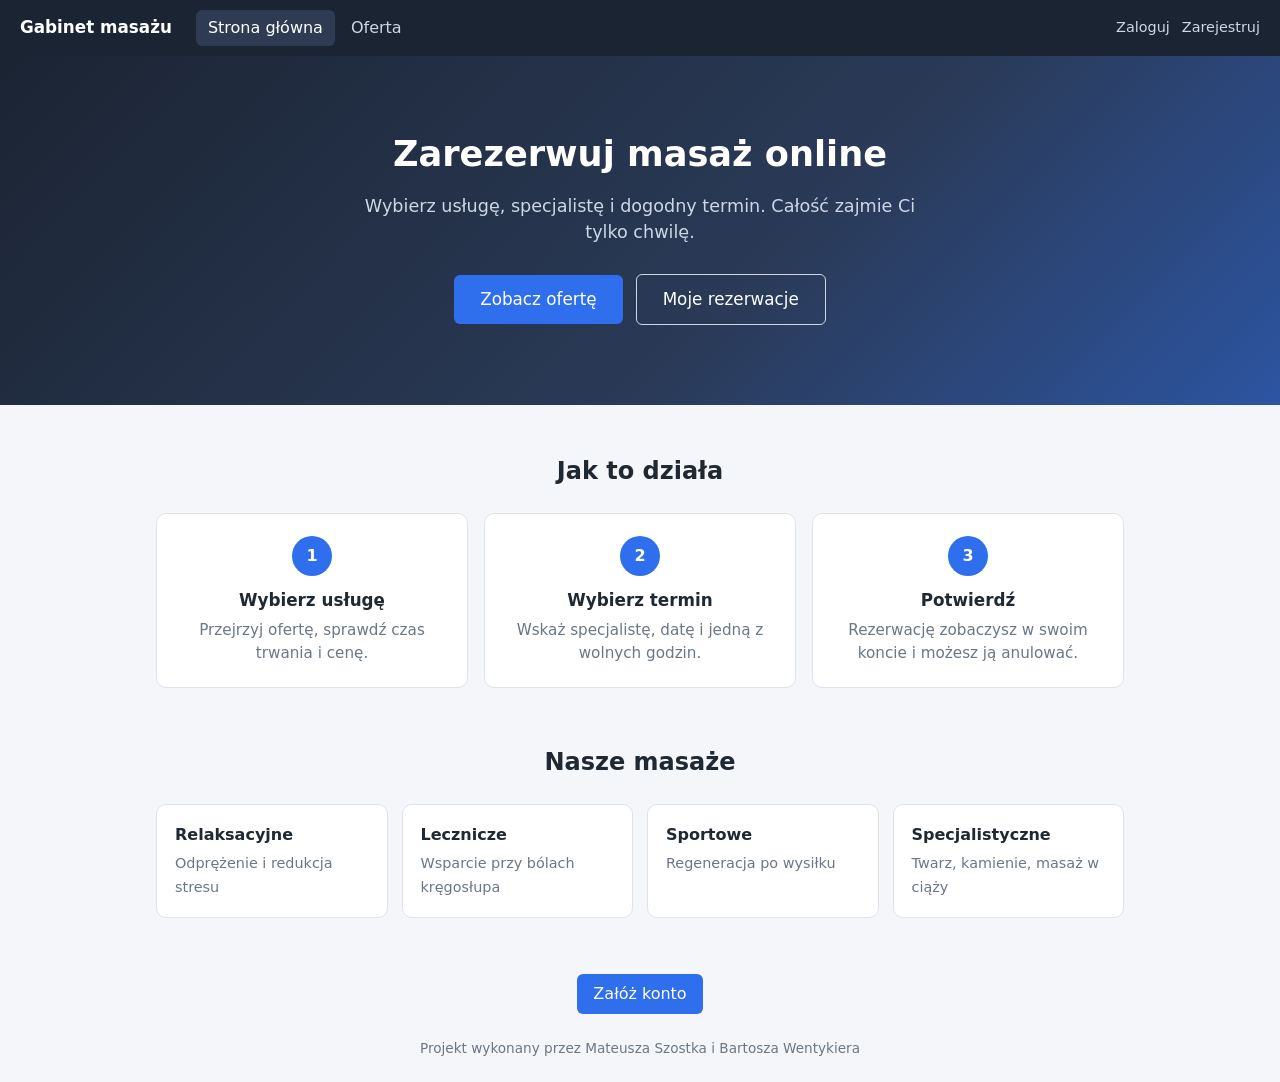
<file: public/index.html>
<!DOCTYPE html>
<html lang="pl">
<head>
    <meta charset="utf-8">
    <meta name="viewport" content="width=device-width, initial-scale=1">
    <title>Gabinet masażu - rezerwacje online</title>

    <link rel="stylesheet" href="assets/site.css">
    <style>
        .hero {
            background: linear-gradient(135deg, #1b2433 0%, #2a3a57 60%, #2f6fed 140%);
            color: #fff;
            text-align: center;
            padding: 72px 16px 80px;
        }
        .hero h1 { font-size: 2.2rem; margin: 0 0 12px; }
        .hero p { max-width: 560px; margin: 0 auto 28px; color: #cdd7e6; font-size: 1.1rem; }
        .hero .btn { padding: 12px 26px; font-size: 1.05rem; }
        .hero .btn-outline { background: transparent; border: 1px solid #cdd7e6; color: #fff; margin-left: 8px; }
        .hero .btn-outline:hover { background: rgba(255, 255, 255, .12); }

        .section { max-width: 1000px; margin: 0 auto; padding: 48px 16px 8px; }
        .section h2 { text-align: center; font-size: 1.5rem; margin: 0 0 24px; }

        .steps-home { display: grid; grid-template-columns: repeat(auto-fit, minmax(240px, 1fr)); gap: 16px; }
        .step-card { background: var(--card); border: 1px solid var(--border); border-radius: 10px; padding: 22px; text-align: center; }
        .step-card .nr {
            width: 40px; height: 40px; line-height: 40px; margin: 0 auto 12px;
            border-radius: 50%; background: var(--primary); color: #fff; font-weight: 700;
        }
        .step-card h3 { margin: 0 0 6px; font-size: 1.05rem; }
        .step-card p { margin: 0; color: var(--muted); font-size: .95rem; }

        .types { display: grid; grid-template-columns: repeat(auto-fit, minmax(200px, 1fr)); gap: 14px; }
        .type { display: block; background: var(--card); border: 1px solid var(--border); border-radius: 10px;
                padding: 18px; color: var(--text); }
        .type:hover { border-color: var(--primary); text-decoration: none; box-shadow: 0 0 0 2px rgba(47, 111, 237, .15); }
        .type strong { display: block; margin-bottom: 4px; }
        .type span { color: var(--muted); font-size: .9rem; }

        .cta { text-align: center; margin: 48px auto 0; padding: 0 16px; }
        @media (max-width: 700px) {
            .hero { padding: 48px 16px 56px; }
            .hero h1 { font-size: 1.7rem; }
            .hero .btn-outline { margin: 10px 0 0; }
        }
    </style>
</head>
<body>

<header class="topbar">
    <strong class="brand">Gabinet masażu</strong>
    <nav class="menu">
        <a href="index.html" class="active">Strona główna</a>
        <a href="uslugi.php">Oferta</a>
    </nav>
    <span class="user">
        <a href="login.php">Zaloguj</a>
        <a href="rejestracja.php">Zarejestruj</a>
    </span>
</header>

<section class="hero">
    <h1>Zarezerwuj masaż online</h1>
    <p>Wybierz usługę, specjalistę i dogodny termin. Całość zajmie Ci tylko chwilę.</p>
    <a class="btn" href="uslugi.php">Zobacz ofertę</a>
    <a class="btn btn-outline" href="login.php">Moje rezerwacje</a>
</section>

<section class="section">
    <h2>Jak to działa</h2>
    <div class="steps-home">
        <div class="step-card">
            <div class="nr">1</div>
            <h3>Wybierz usługę</h3>
            <p>Przejrzyj ofertę, sprawdź czas trwania i cenę.</p>
        </div>
        <div class="step-card">
            <div class="nr">2</div>
            <h3>Wybierz termin</h3>
            <p>Wskaż specjalistę, datę i jedną z wolnych godzin.</p>
        </div>
        <div class="step-card">
            <div class="nr">3</div>
            <h3>Potwierdź</h3>
            <p>Rezerwację zobaczysz w swoim koncie i możesz ją anulować.</p>
        </div>
    </div>
</section>

<section class="section">
    <h2>Nasze masaże</h2>
    <div class="types">
        <a class="type" href="uslugi.php"><strong>Relaksacyjne</strong><span>Odprężenie i redukcja stresu</span></a>
        <a class="type" href="uslugi.php"><strong>Lecznicze</strong><span>Wsparcie przy bólach kręgosłupa</span></a>
        <a class="type" href="uslugi.php"><strong>Sportowe</strong><span>Regeneracja po wysiłku</span></a>
        <a class="type" href="uslugi.php"><strong>Specjalistyczne</strong><span>Twarz, kamienie, masaż w ciąży</span></a>
    </div>
</section>

<div class="cta">
    <a class="btn" href="rejestracja.php">Załóż konto</a>
</div>

<footer class="site-footer">Projekt wykonany przez Mateusza Szostka i Bartosza Wentykiera</footer>

</body>
</html>
</file>
<file: public/assets/site.css>
@import url('../admin/assets/admin.css');

/* Jakies fajne dodatki do strony klienta*/
.site-footer { text-align: center; color: var(--muted); font-size: .85rem; padding: 24px 12px; }

.filters-bar { display: flex; flex-wrap: wrap; gap: 8px; margin-bottom: 18px; }
.chip { padding: 5px 14px; border: 1px solid var(--border); border-radius: 999px; background: #fff; color: var(--text); font-size: .9rem; }
.chip.active, .chip:hover { background: var(--primary); border-color: var(--primary); color: #fff; text-decoration: none; }

.cards { display: grid; grid-template-columns: repeat(auto-fill, minmax(260px, 1fr)); gap: 16px; }
.service-card { background: var(--card); border: 1px solid var(--border); border-radius: 10px; padding: 16px; display: flex; flex-direction: column; gap: 8px; }
.service-card h3 { margin: 0; font-size: 1.05rem; }
.service-card .meta { color: var(--muted); font-size: .9rem; }
.service-card .price { font-size: 1.25rem; font-weight: 700; color: var(--primary); }
.service-card .grow { flex: 1; }
.service-card .buttons { display: flex; gap: 8px; flex-wrap: wrap; }

.steps { display: flex; flex-wrap: wrap; gap: 8px; list-style: none; padding: 0; margin: 0 0 20px; }
.steps li { padding: 6px 14px; border-radius: 999px; background: #e7ecf4; color: var(--muted); font-size: .9rem; }
.steps li.done { background: #dff3e7; color: #14693a; }
.steps li.current { background: var(--primary); color: #fff; font-weight: 600; }

.choices { display: grid; grid-template-columns: repeat(auto-fill, minmax(240px, 1fr)); gap: 12px; }
.choice { display: block; padding: 14px; background: #fff; border: 1px solid var(--border); border-radius: 10px; color: var(--text); }
.choice:hover { border-color: var(--primary); text-decoration: none; box-shadow: 0 0 0 2px rgba(47,111,237,.15); }

.slots { display: grid; grid-template-columns: repeat(auto-fill, minmax(86px, 1fr)); gap: 10px; }
.slot { text-align: center; padding: 10px 0; background: #fff; border: 1px solid var(--border); border-radius: 8px; font-weight: 600; color: var(--text); }
.slot:hover { background: var(--primary); border-color: var(--primary); color: #fff; text-decoration: none; }

.summary { display: grid; grid-template-columns: 140px 1fr; gap: 6px 14px; margin: 0 0 14px; }
.summary dt { color: var(--muted); }
.summary dd { margin: 0; font-weight: 600; }

@media (max-width: 700px) { .summary { grid-template-columns: 1fr; } }
</file>
